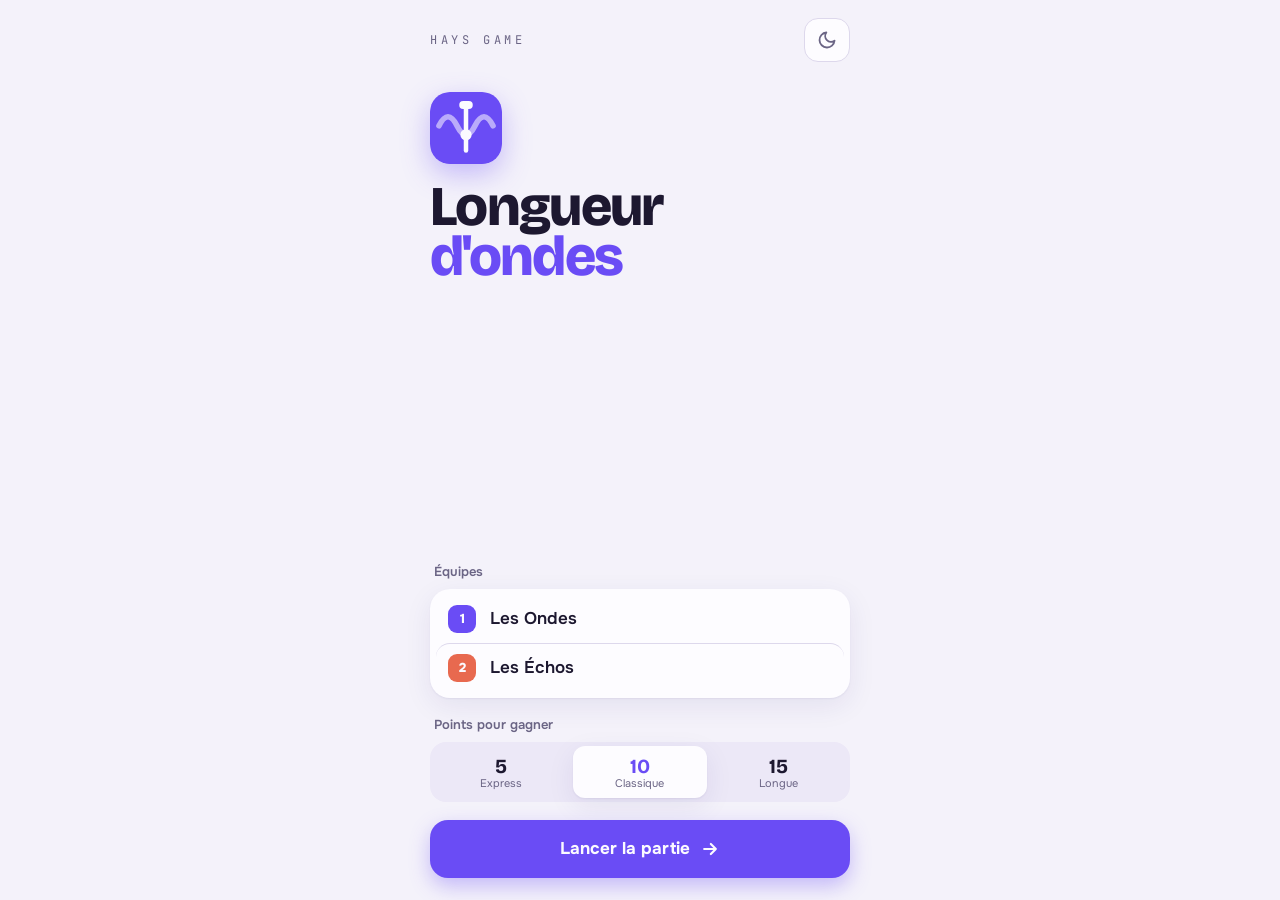
<file: index.html>
<!DOCTYPE html>
<html lang="fr">
<head>
    <meta charset="UTF-8">
    <meta name="viewport" content="width=device-width, initial-scale=1.0, maximum-scale=1.0, user-scalable=no, viewport-fit=cover">
    <meta name="theme-color" content="#f4f2fa" media="(prefers-color-scheme: light)">
    <meta name="theme-color" content="#13111c" media="(prefers-color-scheme: dark)">
    <title>Longueur d'Ondes</title>
    <link rel="icon" href="assets/logo.svg" type="image/svg+xml">
    <link rel="icon" href="assets/icon-192.png" type="image/png" sizes="192x192">
    <!-- Icône quand on ajoute le jeu à l'écran d'accueil (iOS et Android) -->
    <link rel="apple-touch-icon" href="assets/apple-touch-icon.png">
    <link rel="manifest" href="manifest.webmanifest">
    <meta name="apple-mobile-web-app-title" content="Ondes">
    <meta name="apple-mobile-web-app-capable" content="yes">
    <meta name="mobile-web-app-capable" content="yes">
    <meta name="apple-mobile-web-app-status-bar-style" content="default">
    <script>
        // Applique le thème choisi avant le premier rendu, pour que l'écran de lancement ne clignote pas.
        try { const t = localStorage.getItem('ldo-theme'); if (t) document.documentElement.dataset.theme = t; } catch (e) {}
    </script>
    <link rel="preconnect" href="https://fonts.googleapis.com">
    <link rel="preconnect" href="https://fonts.gstatic.com" crossorigin>
    <link href="https://fonts.googleapis.com/css2?family=Bricolage+Grotesque:opsz,wght@12..96,700;12..96,800&family=Onest:wght@400;500;600;700&family=JetBrains+Mono:wght@500;700&display=swap" rel="stylesheet">
    <link rel="stylesheet" href="css/style.css">
</head>
<body>

    <!-- ÉCRAN DE LANCEMENT : l'aiguille se cale sur l'onde, puis le nom apparaît -->
    <div class="splash" id="splash" aria-hidden="true">
        <div class="splash-inner">
            <svg class="splash-mark" viewBox="0 0 64 64">
                <rect class="sp-tile" width="64" height="64" rx="16"/>
                <path class="sp-wave" d="M8 30 Q 16 14 24 30 T 40 30 T 56 30" pathLength="1"/>
                <g class="sp-needle">
                    <rect x="30" y="10" width="4" height="44" rx="2"/>
                    <rect x="26" y="8" width="12" height="7" rx="3.5"/>
                </g>
                <circle class="sp-lock" cx="32" cy="38" r="5"/>
            </svg>
            <div class="splash-word">Longueur <span class="accent">d'ondes</span></div>
        </div>
    </div>

    <main class="app">
        <header class="topbar">
            <div class="scoreboard" id="scoreboard" hidden>
                <div class="sb-team" id="sb-0"><span class="sb-points" id="sb-points-0">0</span><span class="sb-name" id="sb-name-0"></span></div>
                <div class="sb-goal">sur<br><b id="sb-goal">10</b></div>
                <div class="sb-team sb-team--b" id="sb-1"><span class="sb-points" id="sb-points-1">0</span><span class="sb-name" id="sb-name-1"></span></div>
            </div>
            <span class="brand" id="brand">Hays Game</span>
            <div class="topbar-actions">
                <button class="icon-btn" id="btn-quit" type="button" aria-label="Quitter la partie" title="Quitter la partie" hidden>
                    <svg aria-hidden="true" width="20" height="20" viewBox="0 0 24 24" fill="none" stroke="currentColor" stroke-width="2.2" stroke-linecap="round" stroke-linejoin="round"><path d="M3 10.5 12 3l9 7.5V20a1 1 0 0 1-1 1h-5v-6h-6v6H4a1 1 0 0 1-1-1z"/></svg>
                    <span class="quit-confirm">Quitter ?</span>
                </button>
                <button class="icon-btn" id="btn-theme" type="button" aria-label="Changer de mode" title="Changer de mode">
                    <svg class="ico-moon" aria-hidden="true" width="20" height="20" viewBox="0 0 24 24" fill="none" stroke="currentColor" stroke-width="2.2" stroke-linecap="round" stroke-linejoin="round"><path d="M21 12.79A9 9 0 1 1 11.21 3 7 7 0 0 0 21 12.79z"/></svg>
                    <svg class="ico-sun" aria-hidden="true" width="20" height="20" viewBox="0 0 24 24" fill="none" stroke="currentColor" stroke-width="2.2" stroke-linecap="round" stroke-linejoin="round"><circle cx="12" cy="12" r="4.5"/><path d="M12 2v2M12 20v2M4.9 4.9l1.4 1.4M17.7 17.7l1.4 1.4M2 12h2M20 12h2M4.9 19.1l1.4-1.4M17.7 6.3l1.4-1.4"/></svg>
                </button>
            </div>
        </header>

        <!-- ÉCRAN 1 : CONFIGURATION DE LA PARTIE -->
        <section class="screen" id="screen-setup">
            <div class="logo">
                <img class="logo-mark" src="assets/logo.svg" alt="" width="72" height="72">
                <h1 class="logo-word">Longueur<br><span class="accent">d'ondes</span></h1>            </div>

            <div class="spacer"></div>

            <span class="group-label" id="teams-label">Équipes</span>
            <div class="field-group" role="group" aria-labelledby="teams-label">
                <label class="team-field"><span class="team-dot">1</span><input id="team-name-0" value="Les Ondes" maxlength="16" placeholder="Équipe 1" autocomplete="off" aria-label="Nom de l'équipe 1"></label>
                <label class="team-field"><span class="team-dot team-dot--b">2</span><input id="team-name-1" value="Les Échos" maxlength="16" placeholder="Équipe 2" autocomplete="off" aria-label="Nom de l'équipe 2"></label>
            </div>

            <span class="group-label" id="goal-label">Points pour gagner</span>
            <div class="segmented" role="group" aria-labelledby="goal-label" id="goal-picker">
                <button type="button" data-goal="5" aria-pressed="false"><b>5</b><small>Express</small></button>
                <button type="button" data-goal="10" aria-pressed="true"><b>10</b><small>Classique</small></button>
                <button type="button" data-goal="15" aria-pressed="false"><b>15</b><small>Longue</small></button>
            </div>

            <button class="btn btn-primary" id="btn-start" type="button">
                Lancer la partie
                <svg aria-hidden="true" width="20" height="20" viewBox="0 0 24 24" fill="none" stroke="currentColor" stroke-width="2.6" stroke-linecap="round" stroke-linejoin="round"><path d="M5 12h14M13 6l6 6-6 6"/></svg>
            </button>
        </section>

        <!-- ÉCRAN 2 : PASSATION AU PSYCHO -->
        <section class="screen" id="screen-pass">
            <span class="role">
                <svg aria-hidden="true" width="14" height="14" viewBox="0 0 24 24" fill="none" stroke="currentColor" stroke-width="2.5"><rect x="6" y="2" width="12" height="20" rx="3"/></svg>
                Passe le téléphone
            </span>
            <h2 class="screen-title">Psycho <span class="accent" id="pass-team"></span>, à toi</h2>

            <div class="hold-zone">
                <button class="hold" id="btn-hold" type="button" aria-label="Maintenir pour voir la cible">
                    <span class="hold-ring" aria-hidden="true"></span>
                    <span class="hold-inner">
                        <svg aria-hidden="true" width="30" height="30" viewBox="0 0 24 24" fill="none" stroke="currentColor" stroke-width="2.2" stroke-linecap="round" stroke-linejoin="round"><path d="M2 12s3.5-7 10-7 10 7 10 7-3.5 7-10 7S2 12 2 12z"/><circle cx="12" cy="12" r="3"/></svg>
                        Maintiens
                    </span>
                </button>
            </div>
        </section>

        <!-- ÉCRAN 3 : PSYCHO -->
        <section class="screen" id="screen-psychic">
            <span class="role">
                <svg aria-hidden="true" width="14" height="14" viewBox="0 0 24 24" fill="none" stroke="currentColor" stroke-width="2.5"><path d="M2 12s3.5-7 10-7 10 7 10 7-3.5 7-10 7S2 12 2 12z"/><circle cx="12" cy="12" r="3"/></svg>
                Toi seul
            </span>

            <div class="scale" id="p-scale"></div>
            <div class="tuner">
                <div class="band" id="p-band"></div>
                <div class="freqs" aria-hidden="true"><span>88</span><span>92</span><span>96</span><span>100</span><span>104</span><span>108</span></div>
            </div>

            <label class="clue-field">
                <svg aria-hidden="true" width="20" height="20" viewBox="0 0 24 24" fill="none" stroke="currentColor" stroke-width="2.2" stroke-linecap="round"><path d="M21 15a2 2 0 0 1-2 2H7l-4 4V5a2 2 0 0 1 2-2h14a2 2 0 0 1 2 2z"/></svg>
                <input id="clue" maxlength="40" placeholder="Ton indice" autocomplete="off" aria-label="Ton indice">
                <span class="optional">Facultatif</span>
            </label>

            <div class="spacer"></div>

            <div class="btn-row">
                <button class="icon-btn icon-btn--lg" id="btn-shuffle" type="button" aria-label="Autre échelle" title="Autre échelle">
                    <svg aria-hidden="true" width="20" height="20" viewBox="0 0 24 24" fill="none" stroke="currentColor" stroke-width="2.2" stroke-linecap="round" stroke-linejoin="round"><path d="M16 3h5v5M4 20 21 3M21 16v5h-5M15 15l6 6M4 4l5 5"/></svg>
                </button>
                <button class="btn btn-primary" id="btn-hide" type="button">
                    Cacher et passer
                    <svg aria-hidden="true" width="20" height="20" viewBox="0 0 24 24" fill="none" stroke="currentColor" stroke-width="2.4" stroke-linecap="round" stroke-linejoin="round"><path d="M17.9 17.9A10 10 0 0 1 12 19C5.5 19 2 12 2 12a18 18 0 0 1 4.1-5M9.9 5.2A9 9 0 0 1 12 5c6.5 0 10 7 10 7a18 18 0 0 1-2.2 3.2M2 2l20 20"/></svg>
                </button>
            </div>
        </section>

        <!-- ÉCRAN 4 : ÉQUIPE -->
        <section class="screen" id="screen-guess">
            <span class="role">
                <svg aria-hidden="true" width="14" height="14" viewBox="0 0 24 24" fill="none" stroke="currentColor" stroke-width="2.5" stroke-linecap="round"><circle cx="9" cy="8" r="3"/><path d="M3 20c0-3 3-5 6-5s6 2 6 5M16 5a3 3 0 0 1 0 6M21 20c0-2.5-1.5-4.2-4-4.8"/></svg>
                <span id="guess-team"></span>
            </span>
            <h2 class="clue-display" id="clue-display"></h2>

            <div class="scale" id="g-scale"></div>
            <div class="tuner">
                <div class="band band--live" id="g-band" tabindex="0" role="slider" aria-label="Position sur l'échelle" aria-valuemin="0" aria-valuemax="100" aria-valuenow="50"></div>
                <div class="freqs" aria-hidden="true"><span>88</span><span>92</span><span>96</span><span>100</span><span>104</span><span>108</span></div>
            </div>

            <div class="dial-row">
                <div class="readout"><span id="readout">98.0</span><small>MHz</small></div>
                <button class="knob" id="knob" type="button" aria-label="Molette de réglage fin"></button>
            </div>

            <div class="spacer"></div>

            <button class="btn btn-primary" id="btn-lock" type="button">
                Verrouiller
                <svg aria-hidden="true" width="20" height="20" viewBox="0 0 24 24" fill="none" stroke="currentColor" stroke-width="2.4" stroke-linecap="round" stroke-linejoin="round"><rect x="4" y="11" width="16" height="10" rx="2.5"/><path d="M8 11V7a4 4 0 0 1 8 0v4"/></svg>
            </button>
        </section>

        <!-- ÉCRAN 5 : RÉSULTAT -->
        <section class="screen" id="screen-result">
            <div class="result-head">
                <div class="points" id="result-points">0</div>
                <div class="result-text">
                    <div class="signal" id="signal" aria-hidden="true"><i></i><i></i><i></i><i></i></div>
                    <h2 class="result-title" id="result-title"></h2>
                </div>
            </div>

            <div class="scale" id="r-scale"></div>
            <div class="tuner">
                <div class="band" id="r-band"></div>
                <div class="freqs" aria-hidden="true"><span>88</span><span>92</span><span>96</span><span>100</span><span>104</span><span>108</span></div>
            </div>
            <p class="result-meta">Cible <b id="stat-target">–</b> · Équipe <b id="stat-guess">–</b> · Écart <b id="stat-diff">–</b></p>

            <div class="spacer"></div>

            <button class="btn btn-primary" id="btn-next" type="button">
                <span id="btn-next-label">Manche suivante</span>
                <svg aria-hidden="true" width="20" height="20" viewBox="0 0 24 24" fill="none" stroke="currentColor" stroke-width="2.6" stroke-linecap="round" stroke-linejoin="round"><path d="M5 12h14M13 6l6 6-6 6"/></svg>
            </button>
        </section>

        <!-- ÉCRAN 6 : VICTOIRE -->
        <section class="screen" id="screen-win">
            <div class="win">
                <div class="trophy">
                    <svg aria-hidden="true" width="56" height="56" viewBox="0 0 24 24" fill="none" stroke="currentColor" stroke-width="2" stroke-linecap="round" stroke-linejoin="round"><path d="M8 21h8M12 17v4M7 4h10v5a5 5 0 0 1-10 0V4zM17 5h3v2a3 3 0 0 1-3 3M7 5H4v2a3 3 0 0 0 3 3"/></svg>
                </div>
                <h2 class="screen-title"><span class="accent" id="win-team"></span><br>sur la même fréquence</h2>
                <div class="win-score" id="win-score"></div>
            </div>
            <button class="btn btn-primary" id="btn-rematch" type="button">Revanche</button>
            <button class="btn btn-ghost" id="btn-new" type="button">Nouvelles équipes</button>
        </section>
    </main>

    <script src="js/data.js"></script>
    <script src="js/game.js"></script>
    <script src="js/ui.js"></script>
</body>
</html>
</file>
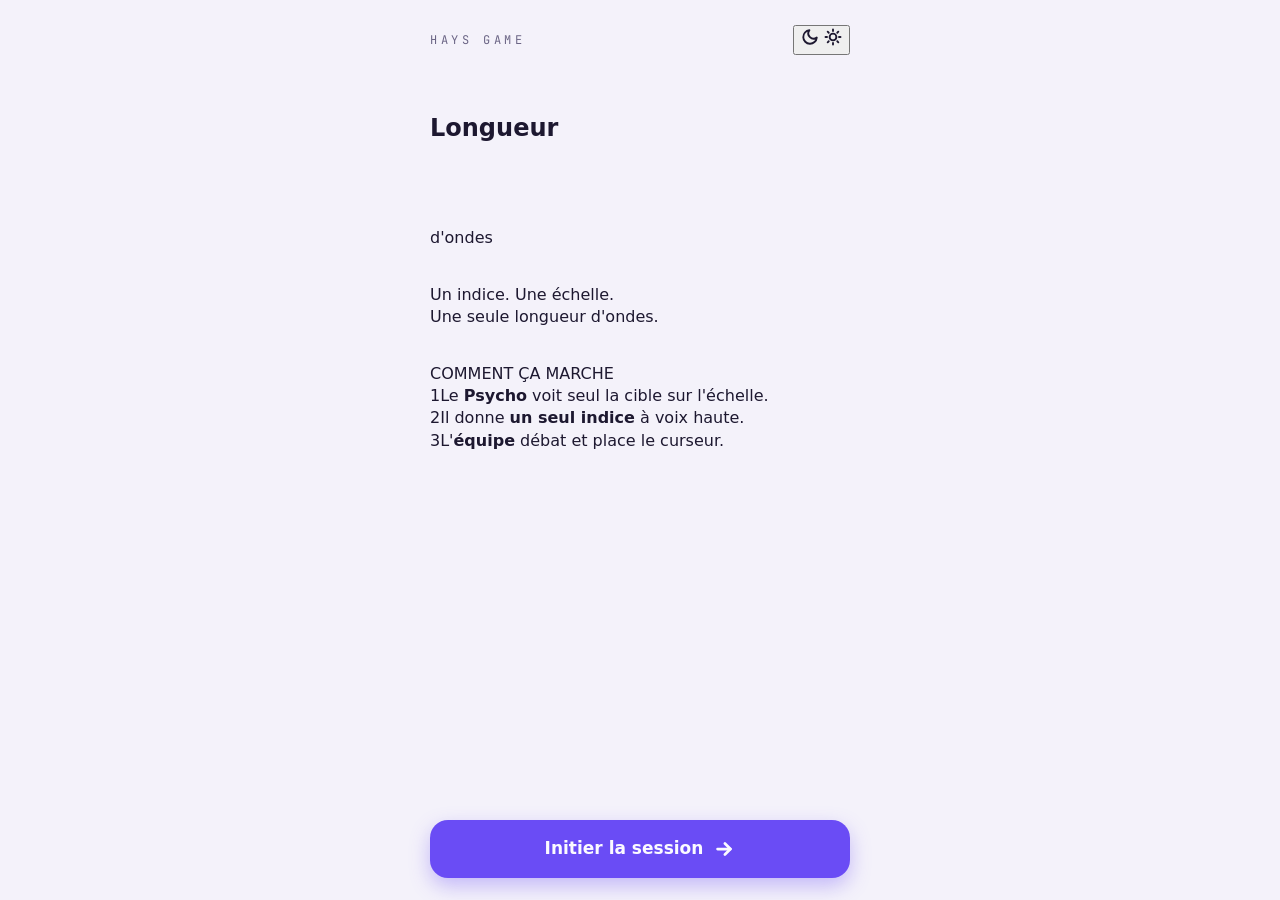
<file: longueur_d'ondes.html>
<!DOCTYPE html>
<html lang="fr">
<head>
    <meta charset="UTF-8">
    <meta name="viewport" content="width=device-width, initial-scale=1.0, maximum-scale=1.0, user-scalable=no">
    <title>Longueur d'Ondes ⚡</title>
    <link rel="preconnect" href="https://fonts.googleapis.com">
    <link href="https://fonts.googleapis.com/css2?family=Syne:wght@700;800&family=Inter:wght@400;600&family=JetBrains+Mono:wght@500&display=swap" rel="stylesheet">
    <link rel="stylesheet" href="css/style.css">
</head>
<body>

    <main class="app">
        <header class="topbar">
            <span class="brand">HAYS GAME</span>
            <button class="theme-toggle" id="themeBtn" aria-label="Changer de mode" title="Changer de mode">
                <svg id="moon" aria-hidden="true" width="18" height="18" viewBox="0 0 24 24" fill="none" stroke="currentColor" stroke-width="2.5" stroke-linecap="round" stroke-linejoin="round"><path d="M21 12.79A9 9 0 1 1 11.21 3 7 7 0 0 0 21 12.79z"></path></svg>
                <svg id="sun" class="hidden" aria-hidden="true" width="18" height="18" viewBox="0 0 24 24" fill="none" stroke="currentColor" stroke-width="2.5" stroke-linecap="round" stroke-linejoin="round"><circle cx="12" cy="12" r="4.5"></circle><path d="M12 2v2M12 20v2M4.9 4.9l1.4 1.4M17.7 17.7l1.4 1.4M2 12h2M20 12h2M4.9 19.1l1.4-1.4M17.7 6.3l1.4-1.4"></path></svg>
            </button>
        </header>

        <!-- ÉCRAN 1 : ACCUEIL -->
        <section id="screen-start" class="screen active">
            <div class="logo">
                <h1 class="h-title logo-top">Longueur</h1>
                <svg class="logo-wave" aria-hidden="true" width="230" height="26" viewBox="0 0 230 26" fill="none" stroke-width="4" stroke-linecap="round"><path d="M3 13 Q 17 1 31 13 T 59 13 T 87 13 T 115 13 T 143 13 T 171 13 T 199 13 T 227 13"></path></svg>
                <div class="h-title logo-bottom">d'ondes</div>
            </div>

            <p class="tagline">Un indice. Une échelle.<br>Une seule longueur d'ondes.</p>

            <div class="card">
                <span class="mono-label">COMMENT ÇA MARCHE</span>
                <div class="how-step"><span class="how-num" style="background: var(--target-wide)">1</span><span>Le <b>Psycho</b> voit seul la cible sur l'échelle.</span></div>
                <div class="how-step"><span class="how-num" style="background: var(--target-mid)">2</span><span>Il donne <b>un seul indice</b> à voix haute.</span></div>
                <div class="how-step"><span class="how-num" style="background: var(--target-center)">3</span><span>L'<b>équipe</b> débat et place le curseur.</span></div>
            </div>

            <div class="spacer"></div>

            <button class="btn btn-primary" id="btn-start">
                Initier la session
                <svg aria-hidden="true" width="22" height="22" viewBox="0 0 24 24" fill="none" stroke="currentColor" stroke-width="3" stroke-linecap="round" stroke-linejoin="round"><path d="M5 12h14"></path><path d="M13 6l6 6-6 6"></path></svg>
            </button>
        </section>

        <!-- ÉCRAN 2 : PHASE PSYCHO -->
        <section id="screen-psychic" class="screen">
            <ol class="stepper">
                <li class="step step--yellow is-active" aria-current="step"><span class="step-num">1</span>Psycho</li>
                <li class="step"><span class="step-num">2</span>Équipe</li>
                <li class="step"><span class="step-num">3</span>Résultat</li>
            </ol>

            <div class="screen-head">
                <span class="sticker sticker--rose">SECRET</span>
                <h2 class="h-title screen-title screen-title--violet">Psycho,<br>à toi de jouer</h2>
                <p class="hint">Trouve un indice qui place ton équipe<br>au cœur de la cible.</p>
            </div>

            <div class="labels">
                <div id="p-label-left" class="label-pill label-pill--left">...</div>
                <div id="p-label-right" class="label-pill label-pill--right">...</div>
            </div>

            <div class="range-container">
                <div id="target-psychic" class="track"></div>
            </div>

            <div class="spacer"></div>

            <button class="btn btn-primary" id="btn-clue-given">
                J'ai donné mon indice
                <svg aria-hidden="true" width="22" height="22" viewBox="0 0 24 24" fill="none" stroke="currentColor" stroke-width="3" stroke-linecap="round" stroke-linejoin="round"><path d="M5 12h14"></path><path d="M13 6l6 6-6 6"></path></svg>
            </button>
        </section>

        <!-- ÉCRAN 3 : PHASE ÉQUIPE -->
        <section id="screen-guess" class="screen">
            <ol class="stepper">
                <li class="step"><span class="step-num">1</span>Psycho</li>
                <li class="step step--cyan is-active" aria-current="step"><span class="step-num">2</span>Équipe</li>
                <li class="step"><span class="step-num">3</span>Résultat</li>
            </ol>

            <div class="screen-head">
                <span class="sticker sticker--cyan">DÉBAT</span>
                <h2 class="h-title screen-title screen-title--cyan">Où se cache<br>l'indice ?</h2>
                <p class="hint">Discutez, puis glissez le curseur.</p>
            </div>

            <div class="labels">
                <div id="g-label-left" class="label-pill label-pill--left">...</div>
                <div id="g-label-right" class="label-pill label-pill--right">...</div>
            </div>

            <div class="range-container range-container--cyan">
                <input type="range" id="user-guess" min="0" max="100" value="50" aria-label="Position sur l'échelle">
            </div>

            <div class="spacer"></div>

            <button class="btn btn-cyan" id="btn-confirm">
                Confirmer la position
                <svg aria-hidden="true" width="22" height="22" viewBox="0 0 24 24" fill="none" stroke="currentColor" stroke-width="3" stroke-linecap="round" stroke-linejoin="round"><path d="M5 12l5 5L20 7"></path></svg>
            </button>
        </section>

        <!-- ÉCRAN 4 : RÉSULTAT -->
        <section id="screen-result" class="screen">
            <ol class="stepper">
                <li class="step"><span class="step-num">1</span>Psycho</li>
                <li class="step"><span class="step-num">2</span>Équipe</li>
                <li class="step step--rose is-active" aria-current="step"><span class="step-num">3</span>Résultat</li>
            </ol>

            <div class="screen-head">
                <div id="score-badge" class="score-badge">
                    <span id="score-value" class="score-value">0</span>
                    <span id="score-unit" class="score-unit">POINT</span>
                </div>
                <h2 class="h-title screen-title screen-title--rose" id="result-title">Analyse</h2>
            </div>

            <div class="labels labels--plain">
                <div id="r-label-left" class="label-pill">...</div>
                <div id="r-label-right" class="label-pill label-pill--right">...</div>
            </div>

            <div class="range-container range-container--rose">
                <div id="final-target-zone" class="track"></div>
            </div>

            <div class="stats">
                <div class="stat"><div class="stat-label">CIBLE</div><div id="stat-target" class="stat-value">–</div></div>
                <div class="stat"><div class="stat-label">ÉQUIPE</div><div id="stat-guess" class="stat-value">–</div></div>
                <div class="stat"><div class="stat-label">ÉCART</div><div id="stat-diff" class="stat-value">–</div></div>
            </div>

            <div class="spacer"></div>

            <div class="btn-row">
                <button class="btn btn-secondary" id="btn-menu">Menu</button>
                <button class="btn btn-primary" id="btn-next">
                    Tour suivant
                    <svg aria-hidden="true" width="20" height="20" viewBox="0 0 24 24" fill="none" stroke="currentColor" stroke-width="3" stroke-linecap="round" stroke-linejoin="round"><path d="M5 12h14"></path><path d="M13 6l6 6-6 6"></path></svg>
                </button>
            </div>
        </section>
    </main>

    <script src="js/data.js"></script>
    <script src="js/game.js"></script>
    <script src="js/ui.js"></script>
</body>
</html>
</file>
<file: css/style.css>
/* Style « tuner » : un violet signal, neutres teintés, rayons généreux, ombres douces. */

:root {
    --bg: #f4f2fa;
    --surface: #fdfcff;
    --surface-2: #ece8f7;
    --ink: #1d1830;
    --muted: #6b6585;
    --line: #ddd8ec;
    --line-strong: #b9b2d3;
    --accent: #6a4cf5;
    --accent-ink: #fbfaff;
    --accent-soft: #e8e2ff;
    --team-b: #e8694f;
    --team-b-soft: #fde5df;

    /* Zones de score : trois intensités de l'accent, de la plus large à la plus précise. */
    --z1: #dcd3ff;
    --z2: #ab99ff;
    --z3: #6a4cf5;

    --shadow: 0 1px 2px rgba(40, 24, 110, .06), 0 8px 28px rgba(40, 24, 110, .08);
    --f-display: "Bricolage Grotesque", "Avenir Next", system-ui, sans-serif;
    --f-body: "Onest", "Helvetica Neue", system-ui, sans-serif;
    --f-mono: "JetBrains Mono", ui-monospace, Menlo, monospace;
    color-scheme: light;
}

/* Mode sombre : suit le système, sauf choix explicite via le bouton. */
@media (prefers-color-scheme: dark) {
    :root:not([data-theme="light"]) {
        --bg: #13111c; --surface: #1b1828; --surface-2: #252137; --ink: #ece9f7; --muted: #9d97b5;
        --line: #2f2a44; --line-strong: #4a4366; --accent: #9581ff; --accent-ink: #13111c; --accent-soft: #2a2352;
        --team-b: #ff8a6e; --team-b-soft: #3a221f; --z1: #2e2761; --z2: #5a48c6; --z3: #9581ff;
        --shadow: 0 1px 2px rgba(0, 0, 0, .3), 0 10px 30px rgba(0, 0, 0, .35);
        color-scheme: dark;
    }
}
:root[data-theme="dark"] {
    --bg: #13111c; --surface: #1b1828; --surface-2: #252137; --ink: #ece9f7; --muted: #9d97b5;
    --line: #2f2a44; --line-strong: #4a4366; --accent: #9581ff; --accent-ink: #13111c; --accent-soft: #2a2352;
    --team-b: #ff8a6e; --team-b-soft: #3a221f; --z1: #2e2761; --z2: #5a48c6; --z3: #9581ff;
    --shadow: 0 1px 2px rgba(0, 0, 0, .3), 0 10px 30px rgba(0, 0, 0, .35);
    color-scheme: dark;
}

* { box-sizing: border-box; -webkit-tap-highlight-color: transparent; }
[hidden] { display: none !important; }

html, body { height: 100%; }
body {
    margin: 0;
    background: var(--bg);
    color: var(--ink);
    font-family: var(--f-body);
    font-size: 16px;
    line-height: 1.4;
    transition: background-color .3s, color .3s;
}

button { font: inherit; color: inherit; cursor: pointer; }
:focus-visible { outline: 3px solid var(--accent); outline-offset: 2px; }

.app {
    width: 100%;
    max-width: 460px;
    min-height: 100vh;
    min-height: 100svh;
    margin: 0 auto;
    padding: max(18px, env(safe-area-inset-top)) max(20px, env(safe-area-inset-right)) max(22px, env(safe-area-inset-bottom)) max(20px, env(safe-area-inset-left));
    display: flex;
    flex-direction: column;
    gap: 18px;
}

.accent { color: var(--accent); }
.spacer { flex: 1; }

/* --- En-tête : marque ou tableau des scores --- */
.topbar { display: flex; align-items: center; gap: 8px; min-height: 44px; }
.brand { flex: 1; font-family: var(--f-mono); font-size: 12px; letter-spacing: .3em; text-transform: uppercase; color: var(--muted); }
.topbar-actions { display: flex; gap: 8px; }

.icon-btn {
    height: 44px;
    min-width: 44px;
    padding: 0 12px;
    border-radius: 14px;
    border: 1px solid var(--line);
    background: var(--surface);
    color: var(--muted);
    display: inline-flex;
    align-items: center;
    justify-content: center;
    gap: 6px;
    flex: none;
    transition: color .2s, border-color .2s, background .2s;
}
.icon-btn:hover { color: var(--ink); border-color: var(--line-strong); }
.icon-btn--lg { height: 58px; min-width: 58px; border-radius: 18px; }

.quit-confirm { display: none; font-size: 13px; font-weight: 700; }
#btn-quit.is-confirming { color: var(--team-b); border-color: var(--team-b); background: var(--team-b-soft); }
#btn-quit.is-confirming .quit-confirm { display: inline; }

.ico-sun { display: none; }
:root[data-theme="dark"] .ico-sun { display: block; }
:root[data-theme="dark"] .ico-moon { display: none; }
@media (prefers-color-scheme: dark) {
    :root:not([data-theme="light"]) .ico-sun { display: block; }
    :root:not([data-theme="light"]) .ico-moon { display: none; }
}

.scoreboard {
    flex: 1;
    min-width: 0;
    display: grid;
    grid-template-columns: 1fr auto 1fr;
    align-items: center;
    gap: 6px;
    background: var(--surface);
    border-radius: 16px;
    padding: 6px;
    box-shadow: var(--shadow);
}
.sb-team { display: flex; align-items: center; gap: 8px; padding: 4px 8px; border-radius: 11px; min-width: 0; transition: background .3s; }
.sb-team--b { flex-direction: row-reverse; text-align: right; }
.sb-name { font-size: 12px; font-weight: 600; color: var(--muted); white-space: nowrap; overflow: hidden; text-overflow: ellipsis; min-width: 0; }
.sb-points { font-family: var(--f-display); font-weight: 800; font-size: 22px; line-height: 1; font-variant-numeric: tabular-nums; }
.sb-team.is-active { background: var(--accent-soft); }
.sb-team.is-active .sb-name { color: var(--accent); }
.sb-team--b.is-active { background: var(--team-b-soft); }
.sb-team--b.is-active .sb-name { color: var(--team-b); }
.sb-team.bump .sb-points { animation: bump .6s ease; }
@keyframes bump { 40% { transform: scale(1.4); } }
.sb-goal { font-family: var(--f-mono); font-size: 10px; color: var(--muted); text-align: center; line-height: 1.2; }

/* --- Écrans --- */
.screen { display: none; flex-direction: column; gap: 18px; flex: 1; animation: enter .35s cubic-bezier(.2, .8, .2, 1); }
.screen.active { display: flex; }
@keyframes enter { from { opacity: 0; transform: translateY(10px); } }

.screen-title {
    margin: 0;
    font-family: var(--f-display);
    font-weight: 800;
    font-size: 32px;
    line-height: 1.02;
    letter-spacing: -.02em;
    text-wrap: balance;
}

.role {
    align-self: flex-start;
    display: inline-flex;
    align-items: center;
    gap: 6px;
    font-size: 12px;
    font-weight: 700;
    padding: 5px 10px 5px 8px;
    border-radius: 999px;
    background: var(--accent-soft);
    color: var(--accent);
}
.app.turn-b .role { background: var(--team-b-soft); color: var(--team-b); }

/* --- Boutons --- */
.btn {
    border: 0;
    border-radius: 18px;
    min-height: 58px;
    padding: 0 22px;
    font-weight: 700;
    font-size: 17px;
    display: flex;
    align-items: center;
    justify-content: center;
    gap: 10px;
    transition: transform .15s, background .2s, box-shadow .2s;
}
.btn:active { transform: scale(.98); }
.btn-primary { background: var(--accent); color: var(--accent-ink); box-shadow: 0 8px 20px color-mix(in srgb, var(--accent) 35%, transparent); }
.btn-primary:hover { background: color-mix(in srgb, var(--accent) 88%, var(--ink)); }
.btn-ghost { background: transparent; color: var(--muted); min-height: 48px; font-size: 15px; }
.btn-ghost:hover { color: var(--ink); background: var(--surface-2); }
.btn-row { display: flex; gap: 8px; }
.btn-row .btn { flex: 1; }

/* --- Configuration --- */
.logo { display: flex; flex-direction: column; gap: 18px; padding-top: 12px; }
.logo-mark { width: 72px; height: 72px; border-radius: 20px; box-shadow: 0 10px 28px color-mix(in srgb, var(--accent) 35%, transparent); }
.logo-word { margin: 0; font-family: var(--f-display); font-weight: 800; font-size: clamp(44px, 14vw, 56px); line-height: .9; letter-spacing: -.03em; }

/* --- Écran de lancement (≈ 2 s, un tap le passe) --- */
.splash {
    position: fixed;
    inset: 0;
    z-index: 100;
    display: grid;
    place-items: center;
    background: var(--bg);
    animation: splash-out .35s 1.75s ease forwards;
}
.splash.is-leaving { animation: splash-out .2s ease forwards; }
@keyframes splash-out { to { opacity: 0; visibility: hidden; } }

.splash-inner { display: flex; flex-direction: column; align-items: center; gap: 22px; }
.splash-mark { width: 128px; height: 128px; overflow: visible; filter: drop-shadow(0 14px 32px color-mix(in srgb, var(--accent) 40%, transparent)); }

.sp-tile { fill: var(--accent); transform-origin: 32px 32px; animation: sp-tile .45s cubic-bezier(.3, 1.4, .5, 1) both; }
@keyframes sp-tile { from { transform: scale(.5); opacity: 0; } }

.sp-wave { fill: none; stroke: var(--accent-ink); stroke-width: 5; stroke-linecap: round; stroke-linejoin: round; opacity: .55;
    stroke-dasharray: 1; stroke-dashoffset: 1; animation: sp-draw .7s .25s ease-out forwards; }
@keyframes sp-draw { to { stroke-dashoffset: 0; } }

/* L'aiguille balaie la bande puis se cale au centre, comme un tuner qui trouve la station. */
.sp-needle { fill: var(--accent-ink); animation: sp-sweep .75s .55s cubic-bezier(.5, 0, .2, 1.35) both; }
@keyframes sp-sweep {
    0% { transform: translateX(-18px); opacity: 0; }
    15% { opacity: 1; }
    60% { transform: translateX(14px); }
    100% { transform: translateX(0); }
}

.sp-lock { fill: var(--accent-ink); transform-origin: 32px 38px; animation: sp-lock .4s 1.25s cubic-bezier(.3, 1.8, .5, 1) both; }
@keyframes sp-lock { from { transform: scale(0); } }

.splash-word { font-family: var(--f-display); font-weight: 800; font-size: 30px; letter-spacing: -.02em; animation: sp-word .45s 1.1s ease-out both; }
@keyframes sp-word { from { opacity: 0; transform: translateY(8px); } }

.group-label { font-size: 13px; font-weight: 600; color: var(--muted); padding-left: 4px; margin-bottom: -10px; }
.field-group { background: var(--surface); border-radius: 20px; box-shadow: var(--shadow); padding: 6px; display: flex; flex-direction: column; }
.team-field { display: flex; align-items: center; gap: 12px; padding: 10px 12px; border-radius: 14px; transition: background .2s; }
.team-field:focus-within { background: var(--surface-2); }
.team-field + .team-field { border-top: 1px solid var(--line); }
.team-dot { width: 28px; height: 28px; border-radius: 9px; background: var(--accent); color: var(--accent-ink); display: grid; place-items: center; font-weight: 800; font-size: 13px; flex: none; }
.team-dot--b { background: var(--team-b); }
.team-field input { flex: 1; min-width: 0; border: 0; background: transparent; font: inherit; font-weight: 600; font-size: 17px; color: var(--ink); outline: none; }
.team-field input::placeholder { color: var(--muted); font-weight: 500; }

.segmented { display: grid; grid-template-columns: repeat(3, 1fr); gap: 4px; background: var(--surface-2); border-radius: 16px; padding: 4px; }
.segmented button { border: 0; background: transparent; border-radius: 12px; min-height: 52px; color: var(--muted); display: flex; flex-direction: column; align-items: center; justify-content: center; line-height: 1.1; transition: background .2s, box-shadow .2s; }
.segmented b { font-family: var(--f-display); font-size: 20px; color: var(--ink); }
.segmented small { font-size: 11px; }
.segmented button[aria-pressed="true"] { background: var(--surface); box-shadow: var(--shadow); }
.segmented button[aria-pressed="true"] b { color: var(--accent); }

/* --- Maintenir pour révéler --- */
.hold-zone { flex: 1; display: grid; place-items: center; }
.hold {
    --progress: 0;
    width: 210px;
    height: 210px;
    padding: 0;
    border: 0;
    border-radius: 50%;
    position: relative;
    touch-action: none;
    user-select: none;
    -webkit-user-select: none;
    -webkit-touch-callout: none;
    background: conic-gradient(var(--accent) calc(var(--progress) * 1turn), var(--surface-2) 0);
    transition: transform .2s;
}
.hold:active { transform: scale(.97); }
.hold-inner { position: absolute; inset: 10px; border-radius: 50%; background: var(--surface); box-shadow: var(--shadow); display: flex; flex-direction: column; align-items: center; justify-content: center; gap: 8px; font-weight: 700; font-size: 16px; }
.hold-inner svg { color: var(--accent); }
.hold-ring { position: absolute; inset: -16px; border-radius: 50%; border: 2px solid var(--accent); opacity: 0; animation: ping 2.2s ease-out infinite; pointer-events: none; }
@keyframes ping { 0% { opacity: .5; transform: scale(.9); } 100% { opacity: 0; transform: scale(1.15); } }

/* --- Échelle et bande du tuner --- */
.scale { display: flex; justify-content: space-between; align-items: flex-end; gap: 12px; }
.scale span { font-family: var(--f-display); font-weight: 700; font-size: 20px; line-height: 1.05; max-width: 48%; }
.scale span:last-child { text-align: right; }
.scale small { display: block; font-family: var(--f-mono); font-size: 10px; font-weight: 500; letter-spacing: .08em; color: var(--muted); margin-bottom: 4px; }

.tuner { background: var(--surface); border-radius: 22px; box-shadow: var(--shadow); padding: 16px 14px 10px; display: flex; flex-direction: column; gap: 6px; }
.band { position: relative; height: 90px; border-radius: 12px; background: var(--surface-2); overflow: hidden; }
.band::before {
    content: "";
    position: absolute;
    inset: 0;
    pointer-events: none;
    border-right: 1px solid var(--line-strong);
    background:
        linear-gradient(90deg, var(--line-strong) 1px, transparent 1px) 0 100% / 10% 34px repeat-x,
        linear-gradient(90deg, var(--line) 1px, transparent 1px) 0 100% / 2% 16px repeat-x;
}
.band--live { touch-action: none; cursor: grab; outline-offset: 4px; }
.band--live:active { cursor: grabbing; }

.zone { position: absolute; top: 0; bottom: 0; pointer-events: none; display: grid; place-items: start center; padding-top: 6px; font-family: var(--f-mono); font-size: 10px; font-weight: 700; animation: open .7s cubic-bezier(.2, .8, .2, 1) both; }
.zone.z1 { background: var(--z1); color: var(--accent); }
.zone.z2 { background: var(--z2); color: var(--accent-ink); animation-delay: .12s; }
.zone.z3 { background: var(--z3); color: var(--accent-ink); animation-delay: .24s; }
@keyframes open { from { transform: scaleX(0); } }

.needle { position: absolute; top: 0; bottom: 0; width: 0; pointer-events: none; }
.needle::before { content: ""; position: absolute; top: 0; bottom: 0; left: -1.5px; width: 3px; border-radius: 2px; background: var(--ink); }
.needle::after { content: ""; position: absolute; top: -2px; left: -9px; width: 18px; height: 12px; border-radius: 0 0 9px 9px; background: var(--ink); }

.freqs { display: flex; justify-content: space-between; font-family: var(--f-mono); font-size: 10px; color: var(--muted); font-variant-numeric: tabular-nums; }

/* --- Indice --- */
.clue-field { display: flex; align-items: center; gap: 10px; background: var(--surface); border-radius: 18px; box-shadow: var(--shadow); padding: 4px 6px 4px 16px; transition: box-shadow .2s; }
.clue-field:focus-within { box-shadow: var(--shadow), 0 0 0 2px var(--accent); }
.clue-field svg { color: var(--muted); flex: none; }
.clue-field input { flex: 1; min-width: 0; min-height: 50px; border: 0; background: transparent; font: inherit; font-size: 17px; font-weight: 600; color: var(--ink); outline: none; }
.clue-field input::placeholder { color: var(--muted); font-weight: 500; }
.optional { font-size: 11px; font-weight: 600; color: var(--muted); background: var(--surface-2); padding: 4px 8px; border-radius: 8px; }

.clue-display { margin: 0; font-family: var(--f-display); font-weight: 800; font-size: 34px; line-height: 1.02; letter-spacing: -.02em; text-wrap: balance; overflow-wrap: anywhere; }
.clue-display.is-empty { font-size: 22px; color: var(--muted); font-weight: 700; }

/* --- Molette --- */
.dial-row { display: grid; grid-template-columns: 1fr auto; align-items: center; gap: 16px; }
.readout { font-family: var(--f-mono); font-weight: 700; font-size: 34px; letter-spacing: -.02em; font-variant-numeric: tabular-nums; line-height: 1; }
.readout small { font-size: 13px; color: var(--muted); margin-left: 4px; }
.knob {
    --rot: 0deg;
    width: 112px;
    height: 112px;
    padding: 0;
    border: 0;
    border-radius: 50%;
    position: relative;
    touch-action: none;
    cursor: grab;
    background:
        radial-gradient(circle, var(--surface) 0 52%, transparent 53%),
        repeating-conic-gradient(from var(--rot), var(--line-strong) 0 1.5deg, var(--surface-2) 1.5deg 12deg);
    box-shadow: var(--shadow), inset 0 0 0 1px var(--line);
}
.knob:active { cursor: grabbing; }
.knob::after { content: ""; position: absolute; left: 50%; top: 22px; width: 6px; height: 22px; margin-left: -3px; border-radius: 3px; background: var(--accent); transform-origin: 3px 34px; transform: rotate(var(--rot)); }

/* --- Résultat --- */
.result-head { display: grid; grid-template-columns: auto 1fr; align-items: center; gap: 16px; }
.points { font-family: var(--f-display); font-weight: 800; font-size: 76px; line-height: .85; color: var(--accent); font-variant-numeric: tabular-nums; animation: pop .5s .5s cubic-bezier(.3, 1.6, .5, 1) both; }
.points.is-zero { color: var(--muted); }
@keyframes pop { from { transform: scale(.4); opacity: 0; } }
.result-text { display: flex; flex-direction: column; gap: 8px; }
.result-title { margin: 0; font-family: var(--f-display); font-weight: 800; font-size: 22px; line-height: 1.05; }
.signal { display: flex; align-items: flex-end; gap: 4px; height: 22px; }
.signal i { width: 8px; border-radius: 2px; background: var(--surface-2); }
.signal i:nth-child(1) { height: 30%; }
.signal i:nth-child(2) { height: 55%; }
.signal i:nth-child(3) { height: 78%; }
.signal i:nth-child(4) { height: 100%; }
.signal i.on { background: var(--accent); }
.result-meta { margin: 0; font-size: 13px; color: var(--muted); }
.result-meta b { color: var(--ink); font-family: var(--f-mono); }

/* --- Victoire --- */
.win { flex: 1; display: flex; flex-direction: column; align-items: center; justify-content: center; gap: 14px; text-align: center; }
.trophy { width: 120px; height: 120px; border-radius: 36px; background: var(--accent-soft); color: var(--accent); display: grid; place-items: center; animation: pop .6s cubic-bezier(.3, 1.6, .5, 1) both; }
.win-score { font-family: var(--f-mono); font-size: 18px; font-weight: 700; color: var(--muted); }

@media (max-width: 360px) {
    .knob { width: 96px; height: 96px; }
    .readout { font-size: 28px; }
}

@media (prefers-reduced-motion: reduce) {
    *, *::before, *::after { animation: none !important; transition: none !important; }
    .splash { display: none; }
}
</file>
